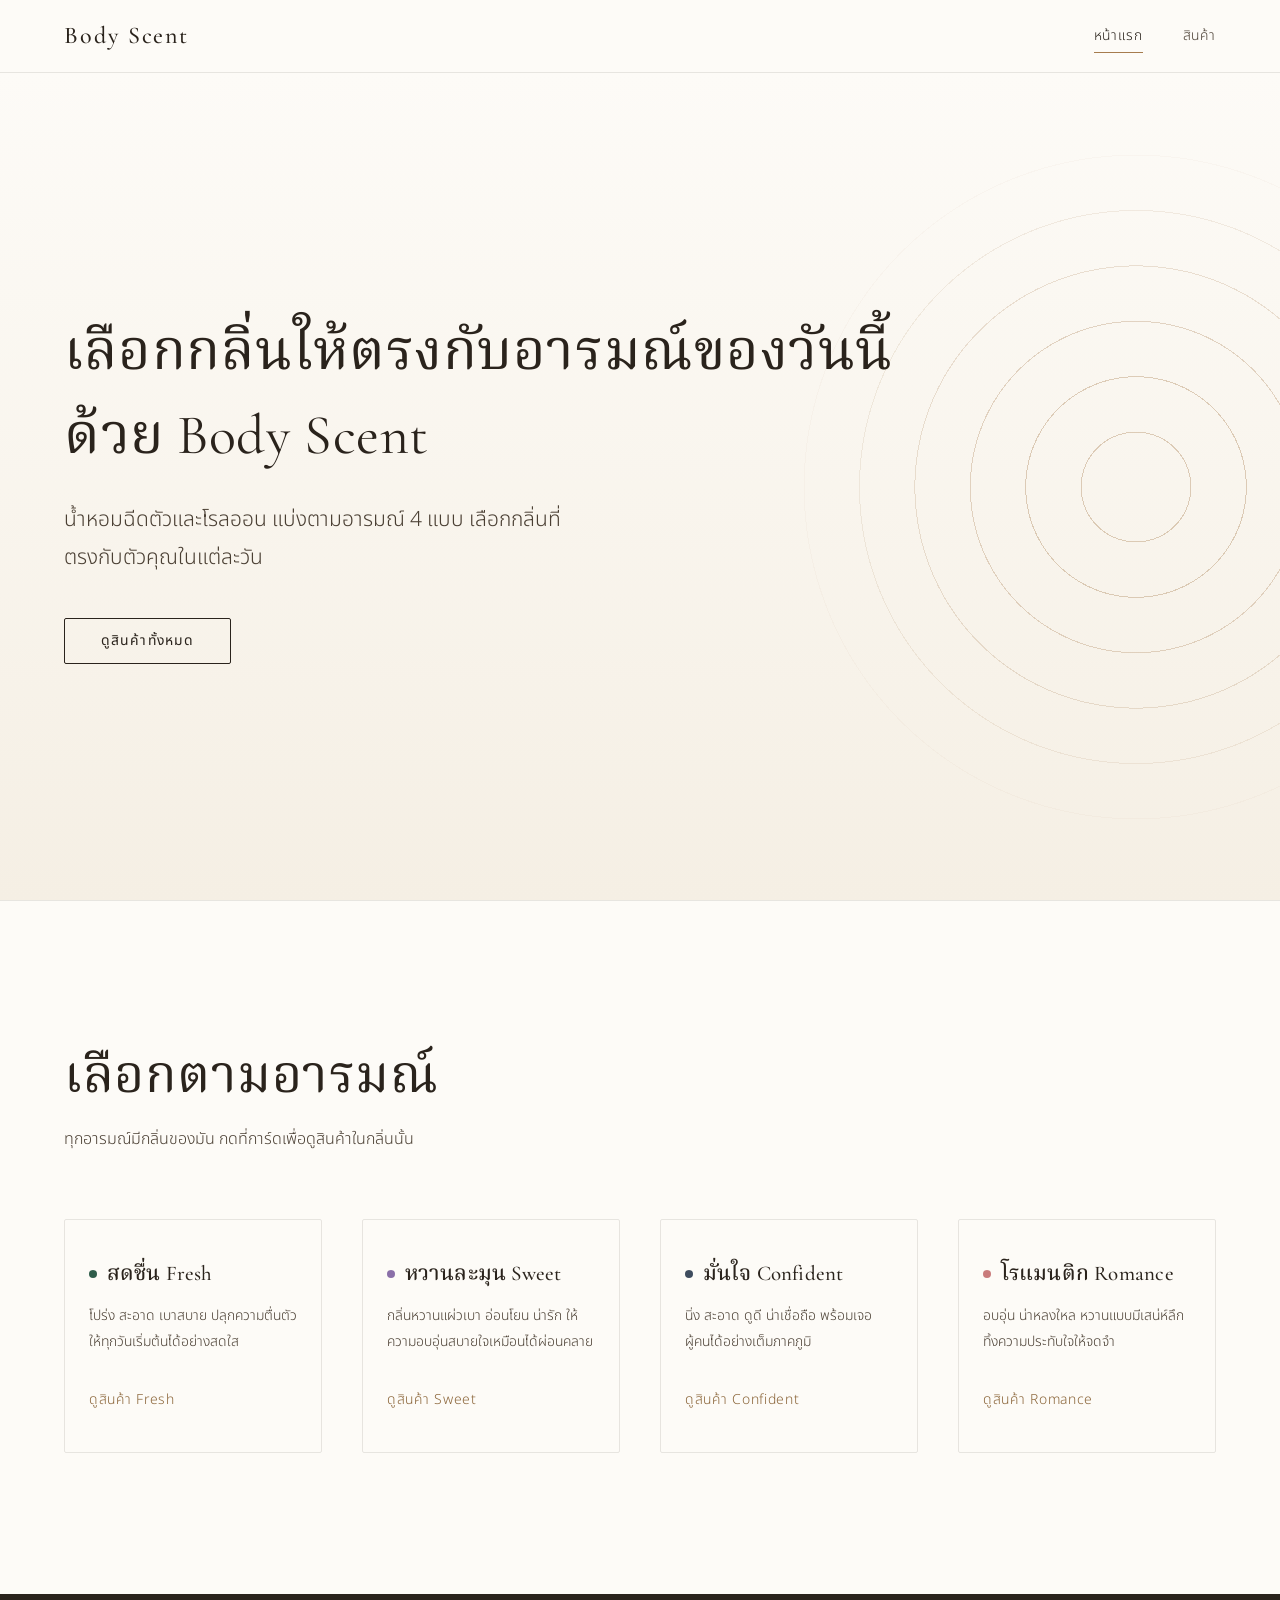
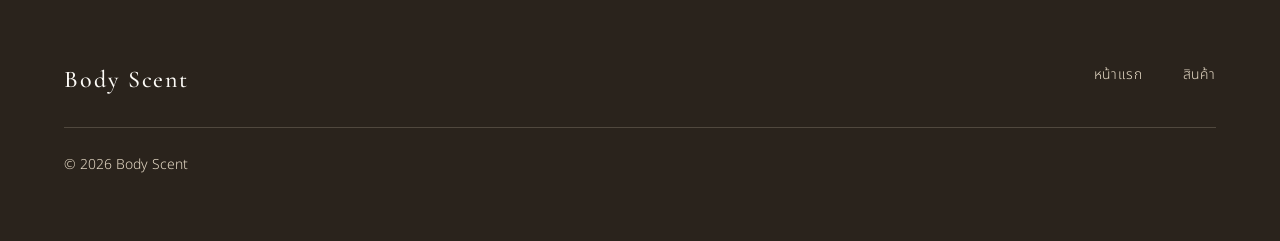
<file: index.html>
<!DOCTYPE html>
<html lang="th">
<head>
  <meta charset="UTF-8">
  <meta name="viewport" content="width=device-width, initial-scale=1">
  <title>Body Scent | เลือกกลิ่นให้ตรงกับอารมณ์ของวันนี้</title>
  <meta name="description" content="Body Scent น้ำหอมฉีดตัวและโรลออน แบ่งตามอารมณ์ 4 แบบ สดชื่น หวานละมุน มั่นใจ และโรแมนติก">

  <link rel="preconnect" href="https://fonts.googleapis.com">
  <link rel="preconnect" href="https://fonts.gstatic.com" crossorigin>
  <link href="https://fonts.googleapis.com/css2?family=Cormorant+Garamond:wght@400;500;600&family=Noto+Serif+Thai:wght@300;400;500&family=Noto+Sans+Thai:wght@300;400;500&display=swap" rel="stylesheet">
  <link rel="stylesheet" href="style.css">

  <style>
    /* Page-specific additions for index.html (can be moved into style.css) */
    :root { --header-h: 4.5rem; }
    @media (max-width: 40rem) { :root { --header-h: 6rem; } }

    .hero {
      position: relative;
      display: flex;
      align-items: center;
      overflow: hidden;
      min-height: calc(100vh - var(--header-h));
      min-height: calc(100svh - var(--header-h));
    }
    .hero__inner { position: relative; z-index: 1; max-width: 54rem; }
    .hero h1 {
      font-size: clamp(2rem, 1rem + 4vw, 3.5rem);
      line-height: 1.5;
      margin-bottom: var(--space-3);
    }
    .hero p { max-width: 32rem; }

    /* Concentric hairlines fading outward, like scent spreading in air */
    .hero__rings {
      position: absolute;
      top: 50%;
      right: -14rem;
      width: 46rem;
      height: 46rem;
      transform: translateY(-50%);
      pointer-events: none;
      background: repeating-radial-gradient(
        circle at center,
        transparent 0,
        transparent 3.4rem,
        rgba(166, 124, 78, 0.35) 3.4rem,
        rgba(166, 124, 78, 0.35) calc(3.4rem + 1px)
      );
      -webkit-mask-image: radial-gradient(circle, #000 25%, transparent 68%);
              mask-image: radial-gradient(circle, #000 25%, transparent 68%);
    }
    @media (max-width: 40rem) {
      .hero__rings { right: -22rem; opacity: 0.7; }
    }

    a.mood-card {
      display: flex;
      flex-direction: column;
      gap: var(--space-2);
      color: inherit;
      text-decoration: none;
    }
    a.mood-card:hover { color: inherit; }
    .mood-card__cta {
      margin-top: auto;
      padding-top: var(--space-2);
      font-size: var(--step--1);
      letter-spacing: 0.05em;
      color: var(--bronze-deep);
    }
    a.mood-card:hover .mood-card__cta { color: var(--ink); }
  </style>
</head>
<body>

  <header class="site-header">
    <div class="container site-header__inner">
      <a class="brand" href="index.html">Body Scent</a>
      <nav class="nav" aria-label="เมนูหลัก">
        <a href="index.html" aria-current="page">หน้าแรก</a>
        <a href="product.html">สินค้า</a>
      </nav>
    </div>
  </header>

  <main>
    <section class="hero">
      <div class="hero__rings" aria-hidden="true"></div>
      <div class="container">
        <div class="hero__inner">
          <h1>เลือกกลิ่นให้ตรงกับอารมณ์ของวันนี้ ด้วย Body Scent</h1>
          <p>น้ำหอมฉีดตัวและโรลออน แบ่งตามอารมณ์ 4 แบบ เลือกกลิ่นที่ตรงกับตัวคุณในแต่ละวัน</p>
          <a class="btn" href="product.html">ดูสินค้าทั้งหมด</a>
        </div>
      </div>
    </section>

    <section class="section" id="moods">
      <div class="container">
        <div class="section__head">
          <h2>เลือกตามอารมณ์</h2>
          <p>ทุกอารมณ์มีกลิ่นของมัน กดที่การ์ดเพื่อดูสินค้าในกลิ่นนั้น</p>
        </div>

        <div class="grid grid--4">
          <a class="mood-card mood-fresh" href="product.html?mood=fresh">
            <h3><span class="mood-dot" aria-hidden="true"></span>สดชื่น Fresh</h3>
            <p>โปร่ง สะอาด เบาสบาย ปลุกความตื่นตัวให้ทุกวันเริ่มต้นได้อย่างสดใส</p>
            <span class="mood-card__cta">ดูสินค้า Fresh</span>
          </a>

          <a class="mood-card mood-sweet" href="product.html?mood=sweet">
            <h3><span class="mood-dot" aria-hidden="true"></span>หวานละมุน Sweet</h3>
            <p>กลิ่นหวานแผ่วเบา อ่อนโยน น่ารัก ให้ความอบอุ่นสบายใจเหมือนได้ผ่อนคลาย</p>
            <span class="mood-card__cta">ดูสินค้า Sweet</span>
          </a>

          <a class="mood-card mood-confident" href="product.html?mood=confident">
            <h3><span class="mood-dot" aria-hidden="true"></span>มั่นใจ Confident</h3>
            <p>นิ่ง สะอาด ดูดี น่าเชื่อถือ พร้อมเจอผู้คนได้อย่างเต็มภาคภูมิ</p>
            <span class="mood-card__cta">ดูสินค้า Confident</span>
          </a>

          <a class="mood-card mood-romance" href="product.html?mood=romance">
            <h3><span class="mood-dot" aria-hidden="true"></span>โรแมนติก Romance</h3>
            <p>อบอุ่น น่าหลงใหล หวานแบบมีเสน่ห์ลึก ทิ้งความประทับใจให้จดจำ</p>
            <span class="mood-card__cta">ดูสินค้า Romance</span>
          </a>
        </div>
      </div>
    </section>
  </main>

  <footer class="site-footer">
    <div class="container">
      <div class="site-footer__inner">
        <a class="brand" href="index.html">Body Scent</a>
        <nav class="nav" aria-label="เมนูท้ายเว็บ">
          <a href="index.html">หน้าแรก</a>
          <a href="product.html">สินค้า</a>
        </nav>
      </div>
      <hr>
      <p class="mb-0">© 2026 Body Scent</p>
    </div>
  </footer>

  <script src="script.js"></script>
</body>
</html>
</file>
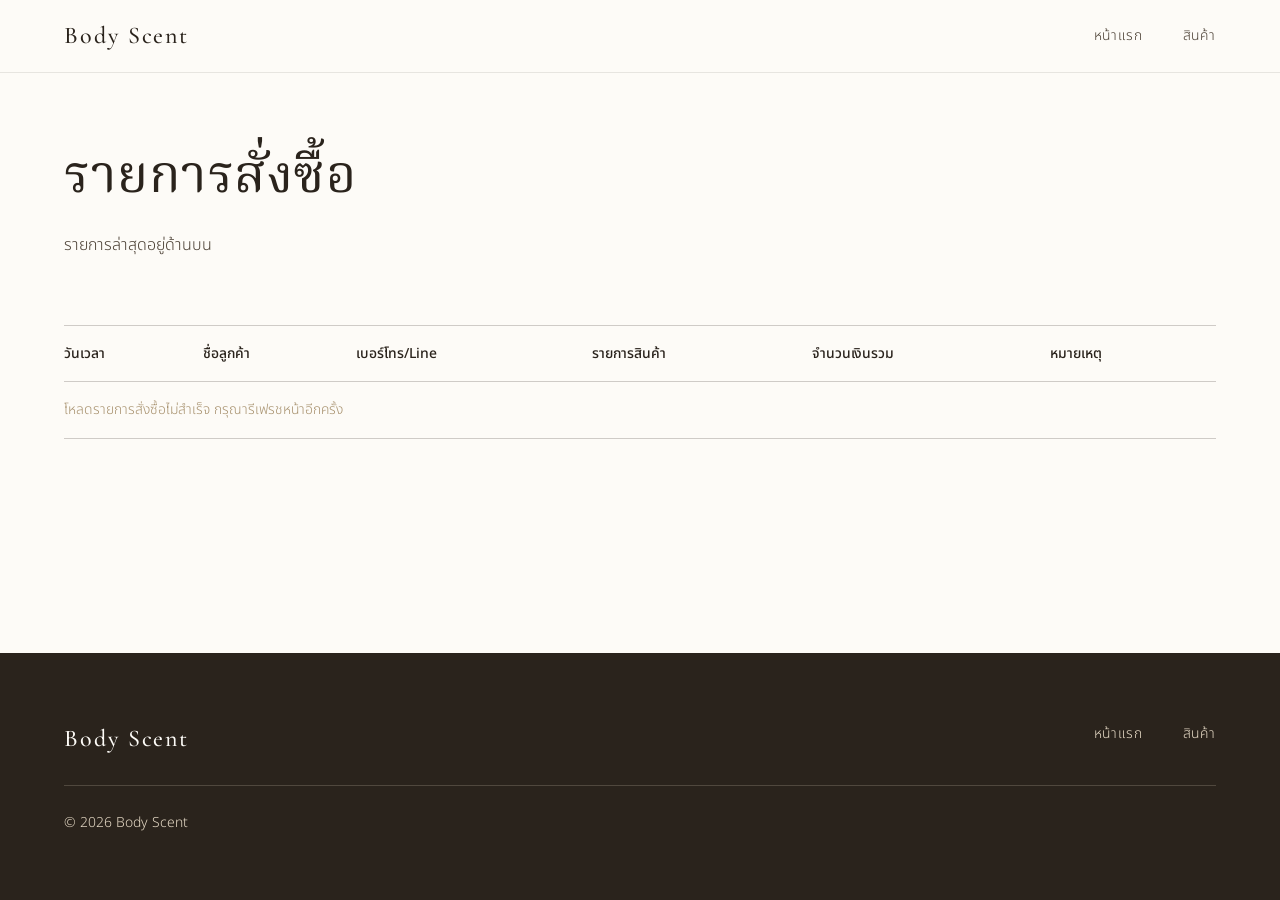
<file: admin.html>
<!DOCTYPE html>
<html lang="th">
<head>
  <meta charset="UTF-8">
  <meta name="viewport" content="width=device-width, initial-scale=1">
  <title>รายการสั่งซื้อ | Body Scent</title>
  <meta name="robots" content="noindex, nofollow">

  <link rel="preconnect" href="https://fonts.googleapis.com">
  <link rel="preconnect" href="https://fonts.gstatic.com" crossorigin>
  <link href="https://fonts.googleapis.com/css2?family=Cormorant+Garamond:wght@400;500;600&family=Noto+Serif+Thai:wght@300;400;500&family=Noto+Sans+Thai:wght@300;400;500&display=swap" rel="stylesheet">
  <link rel="stylesheet" href="style.css">

  <style>
    /* Page-specific additions for admin.html (can be moved into style.css) */
    body { display: flex; flex-direction: column; min-height: 100vh; }
    main { flex: 1; }
    .page-title { font-size: var(--step-3); line-height: 1.5; }

    /* Wide table scrolls inside its own container, never the page body */
    .table-wrap {
      overflow-x: auto;
      border-top: 1px solid var(--line);
      border-bottom: 1px solid var(--line);
    }
    #ordersTable {
      width: 100%;
      min-width: 52rem;
      border-collapse: collapse;
      font-size: var(--step--1);
      line-height: 1.7;
    }
    #ordersTable th,
    #ordersTable td {
      padding: 1rem 1rem 1rem 0;
      text-align: left;
      vertical-align: top;
    }
    #ordersTable thead th {
      font-weight: 500;
      color: var(--ink);
      white-space: nowrap;
      border-bottom: 1px solid var(--line);
    }
    #ordersTable tbody td {
      border-bottom: 1px solid var(--line-soft);
    }
    #ordersTable tbody tr:last-child td { border-bottom: 0; }
    #ordersTable tbody td:first-child { white-space: nowrap; }
    #ordersTable tbody td:nth-child(5) {
      white-space: nowrap;
      font-weight: 400;
      color: var(--ink);
    }
  </style>
</head>
<body>

  <header class="site-header">
    <div class="container site-header__inner">
      <a class="brand" href="index.html">Body Scent</a>
      <nav class="nav" aria-label="เมนูหลัก">
        <a href="index.html">หน้าแรก</a>
        <a href="product.html">สินค้า</a>
      </nav>
    </div>
  </header>

  <main>
    <section class="section section--tight">
      <div class="container">
        <div class="section__head">
          <h1 class="page-title">รายการสั่งซื้อ</h1>
          <p>รายการล่าสุดอยู่ด้านบน</p>
        </div>

        <div class="table-wrap">
          <table id="ordersTable">
            <caption class="sr-only">รายการสั่งซื้อทั้งหมด</caption>
            <thead>
              <tr>
                <th scope="col">วันเวลา</th>
                <th scope="col">ชื่อลูกค้า</th>
                <th scope="col">เบอร์โทร/Line</th>
                <th scope="col">รายการสินค้า</th>
                <th scope="col">จำนวนเงินรวม</th>
                <th scope="col">หมายเหตุ</th>
              </tr>
            </thead>
            <tbody></tbody>
          </table>
        </div>
      </div>
    </section>
  </main>

  <footer class="site-footer">
    <div class="container">
      <div class="site-footer__inner">
        <a class="brand" href="index.html">Body Scent</a>
        <nav class="nav" aria-label="เมนูท้ายเว็บ">
          <a href="index.html">หน้าแรก</a>
          <a href="product.html">สินค้า</a>
        </nav>
      </div>
      <hr>
      <p class="mb-0">© 2026 Body Scent</p>
    </div>
  </footer>

  <script src="script.js"></script>
</body>
</html>
</file>
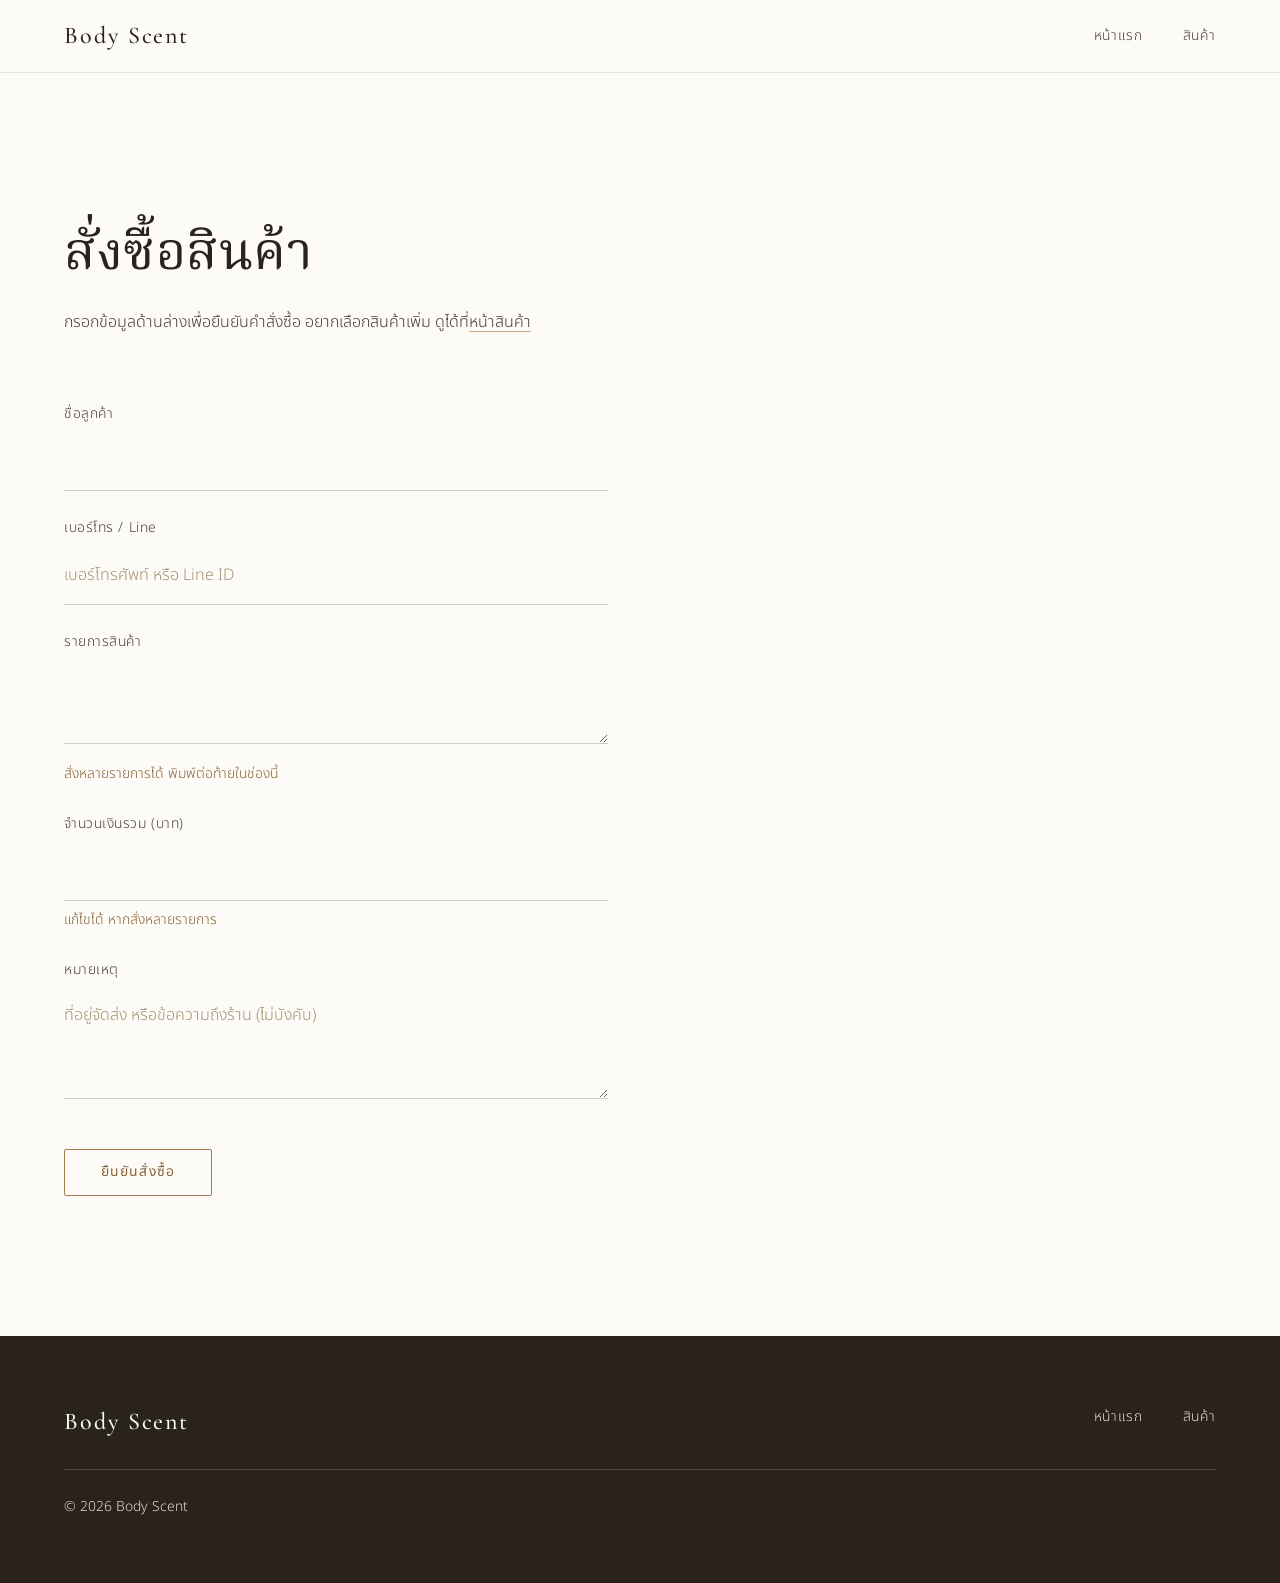
<file: order.html>
<!DOCTYPE html>
<html lang="th">
<head>
  <meta charset="UTF-8">
  <meta name="viewport" content="width=device-width, initial-scale=1">
  <title>สั่งซื้อสินค้า | Body Scent</title>
  <meta name="description" content="กรอกข้อมูลเพื่อสั่งซื้อสินค้าจาก Body Scent">

  <link rel="preconnect" href="https://fonts.googleapis.com">
  <link rel="preconnect" href="https://fonts.gstatic.com" crossorigin>
  <link href="https://fonts.googleapis.com/css2?family=Cormorant+Garamond:wght@400;500;600&family=Noto+Serif+Thai:wght@300;400;500&family=Noto+Sans+Thai:wght@300;400;500&display=swap" rel="stylesheet">
  <link rel="stylesheet" href="style.css">

  <style>
    /* Page-specific additions for order.html (can be moved into style.css) */
    body { display: flex; flex-direction: column; min-height: 100vh; }
    main { flex: 1; }
    .page-title { font-size: var(--step-3); line-height: 1.5; }

    .order-form { max-width: 34rem; }
    .order-form textarea { resize: vertical; line-height: 1.7; }
    .field__hint {
      display: block;
      margin-top: 0.4rem;
      font-size: var(--step--1);
      color: var(--bronze-deep);
    }
    .order-form .btn { margin-top: var(--space-2); }

    .btn:disabled,
    .btn:disabled:hover {
      opacity: 0.45;
      cursor: not-allowed;
      background: transparent;
      color: var(--bronze-deep);
      border-color: var(--bronze);
    }
  </style>
</head>
<body>

  <header class="site-header">
    <div class="container site-header__inner">
      <a class="brand" href="index.html">Body Scent</a>
      <nav class="nav" aria-label="เมนูหลัก">
        <a href="index.html">หน้าแรก</a>
        <a href="product.html">สินค้า</a>
      </nav>
    </div>
  </header>

  <main>
    <section class="section">
      <div class="container">
        <div class="section__head">
          <h1 class="page-title">สั่งซื้อสินค้า</h1>
          <p>กรอกข้อมูลด้านล่างเพื่อยืนยันคำสั่งซื้อ อยากเลือกสินค้าเพิ่ม ดูได้ที่<a href="product.html">หน้าสินค้า</a></p>
        </div>

        <form id="orderForm" class="order-form">
          <div class="field">
            <label for="customerName">ชื่อลูกค้า</label>
            <input type="text" id="customerName" name="customerName" autocomplete="name" required>
          </div>

          <div class="field">
            <label for="contact">เบอร์โทร / Line</label>
            <input type="text" id="contact" name="contact" placeholder="เบอร์โทรศัพท์ หรือ Line ID" required>
          </div>

          <div class="field">
            <label for="items">รายการสินค้า</label>
            <textarea id="items" name="items" rows="2" required></textarea>
            <span class="field__hint">สั่งหลายรายการได้ พิมพ์ต่อท้ายในช่องนี้</span>
          </div>

          <div class="field">
            <label for="total">จำนวนเงินรวม (บาท)</label>
            <input type="text" id="total" name="total" inputmode="decimal" required>
            <span class="field__hint">แก้ไขได้ หากสั่งหลายรายการ</span>
          </div>

          <div class="field">
            <label for="note">หมายเหตุ</label>
            <textarea id="note" name="note" rows="3" placeholder="ที่อยู่จัดส่ง หรือข้อความถึงร้าน (ไม่บังคับ)"></textarea>
          </div>

          <button type="submit" class="btn btn--bronze">ยืนยันสั่งซื้อ</button>
        </form>
      </div>
    </section>
  </main>

  <footer class="site-footer">
    <div class="container">
      <div class="site-footer__inner">
        <a class="brand" href="index.html">Body Scent</a>
        <nav class="nav" aria-label="เมนูท้ายเว็บ">
          <a href="index.html">หน้าแรก</a>
          <a href="product.html">สินค้า</a>
        </nav>
      </div>
      <hr>
      <p class="mb-0">© 2026 Body Scent</p>
    </div>
  </footer>

  <script src="script.js"></script>
</body>
</html>
</file>
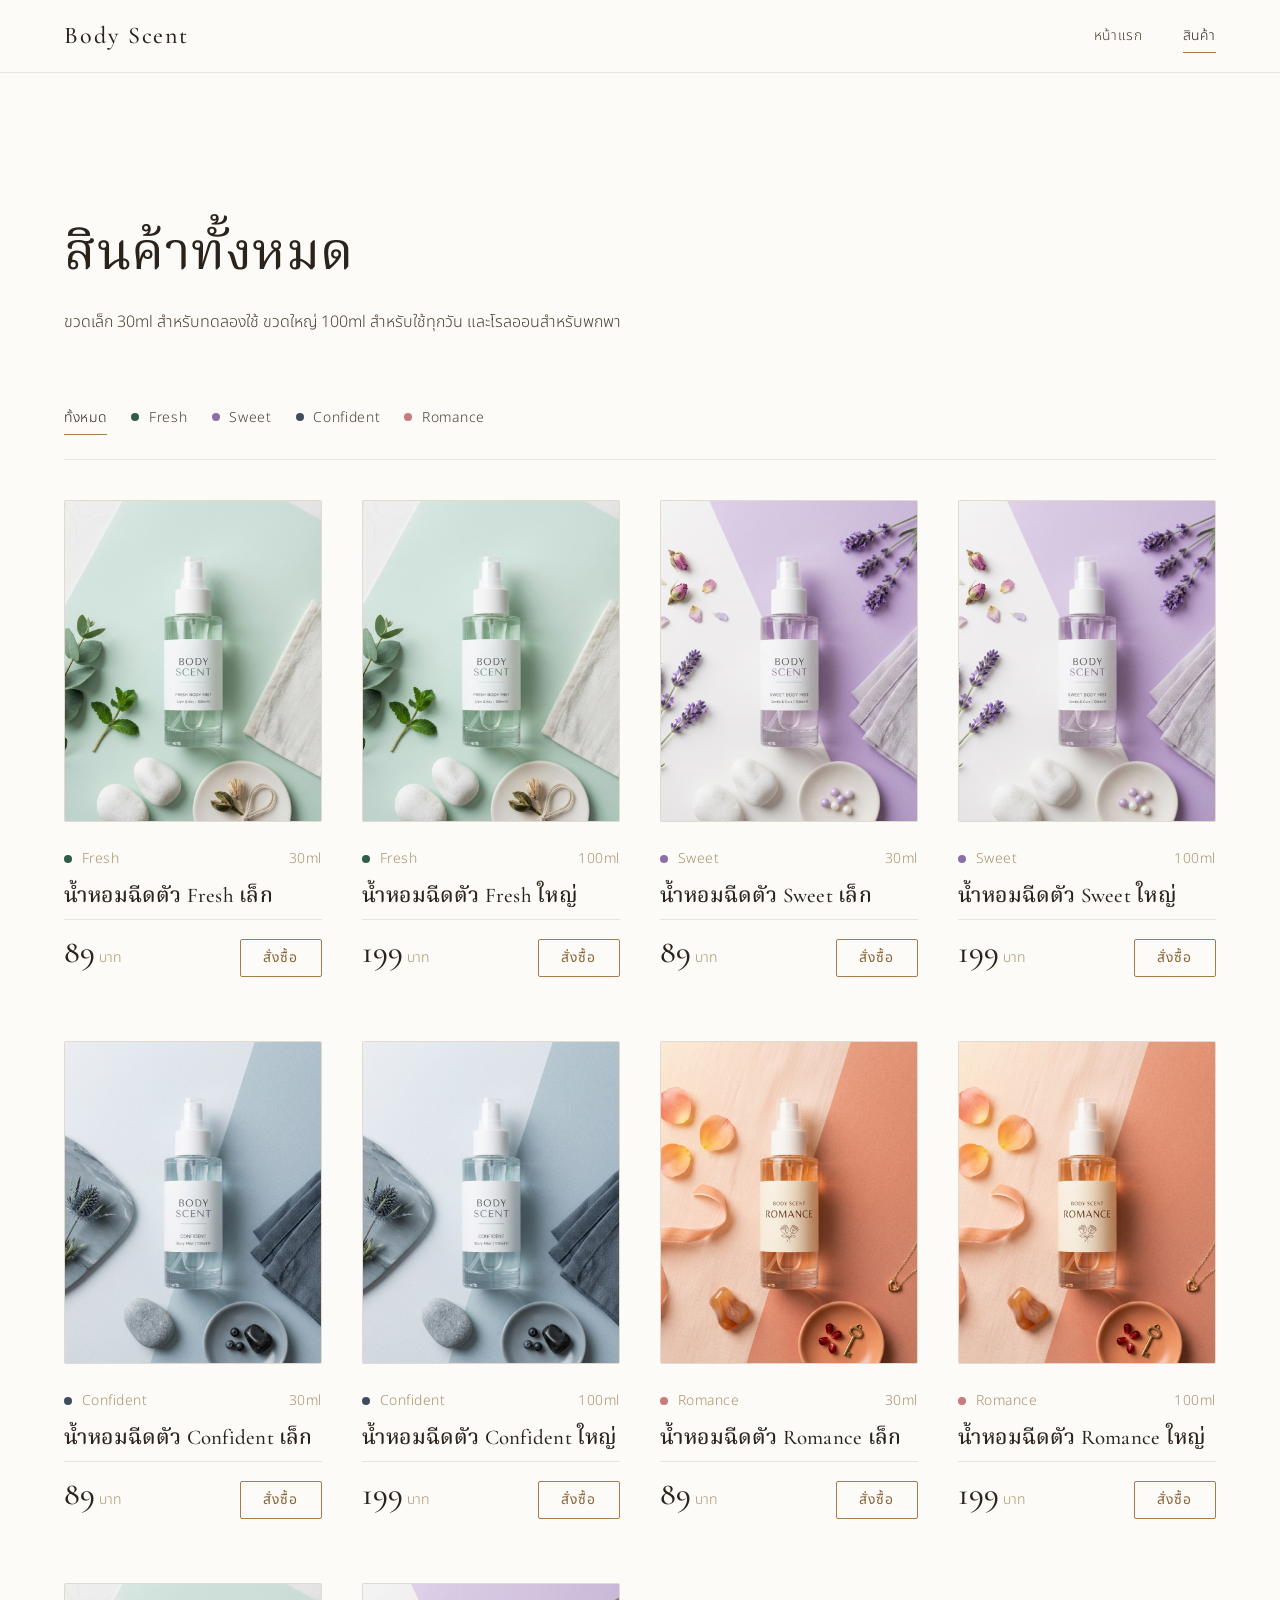
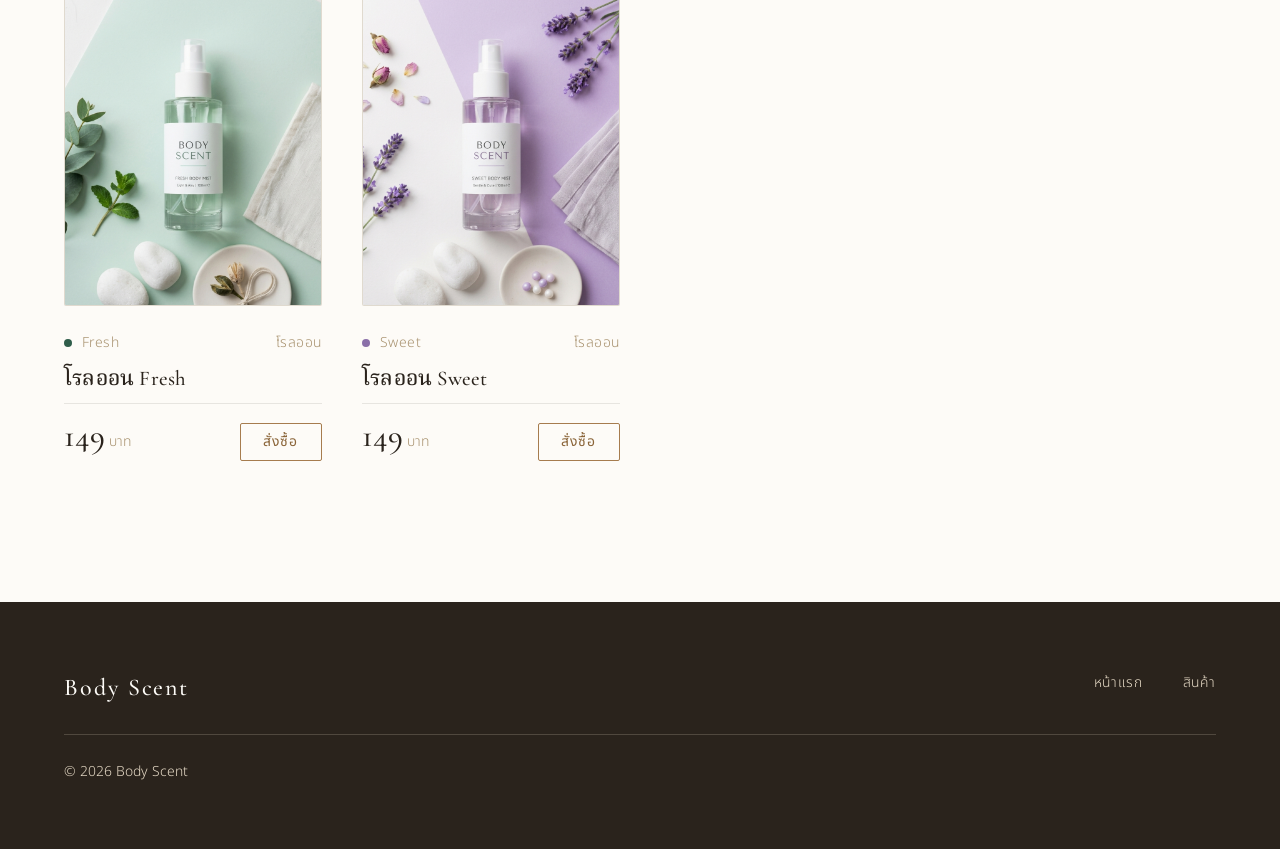
<file: product.html>
<!DOCTYPE html>
<html lang="th">
<head>
  <meta charset="UTF-8">
  <meta name="viewport" content="width=device-width, initial-scale=1">
  <title>สินค้าทั้งหมด | Body Scent</title>
  <meta name="description" content="น้ำหอมฉีดตัว 30ml และ 100ml และโรลออน จาก Body Scent เลือกกรองตามอารมณ์ได้">

  <link rel="preconnect" href="https://fonts.googleapis.com">
  <link rel="preconnect" href="https://fonts.gstatic.com" crossorigin>
  <link href="https://fonts.googleapis.com/css2?family=Cormorant+Garamond:wght@400;500;600&family=Noto+Serif+Thai:wght@300;400;500&family=Noto+Sans+Thai:wght@300;400;500&display=swap" rel="stylesheet">
  <link rel="stylesheet" href="style.css">

  <style>
    /* Page-specific additions for product.html (can be moved into style.css) */
    body { display: flex; flex-direction: column; min-height: 100vh; }
    main { flex: 1; }
    .page-title {
      font-size: var(--step-3);
      line-height: 1.5;
    }
  </style>
</head>
<body>

  <header class="site-header">
    <div class="container site-header__inner">
      <a class="brand" href="index.html">Body Scent</a>
      <nav class="nav" aria-label="เมนูหลัก">
        <a href="index.html">หน้าแรก</a>
        <a href="product.html" aria-current="page">สินค้า</a>
      </nav>
    </div>
  </header>

  <main>
    <section class="section">
      <div class="container">
        <div class="section__head">
          <h1 class="page-title">สินค้าทั้งหมด</h1>
          <p>ขวดเล็ก 30ml สำหรับทดลองใช้ ขวดใหญ่ 100ml สำหรับใช้ทุกวัน และโรลออนสำหรับพกพา</p>
        </div>

        <div id="filter-bar" class="filters" role="group" aria-label="กรองสินค้าตามอารมณ์"></div>

        <div id="product-list" class="product-grid" aria-live="polite"></div>
      </div>
    </section>
  </main>

  <footer class="site-footer">
    <div class="container">
      <div class="site-footer__inner">
        <a class="brand" href="index.html">Body Scent</a>
        <nav class="nav" aria-label="เมนูท้ายเว็บ">
          <a href="index.html">หน้าแรก</a>
          <a href="product.html">สินค้า</a>
        </nav>
      </div>
      <hr>
      <p class="mb-0">© 2026 Body Scent</p>
    </div>
  </footer>

  <script src="script.js"></script>
</body>
</html>
</file>
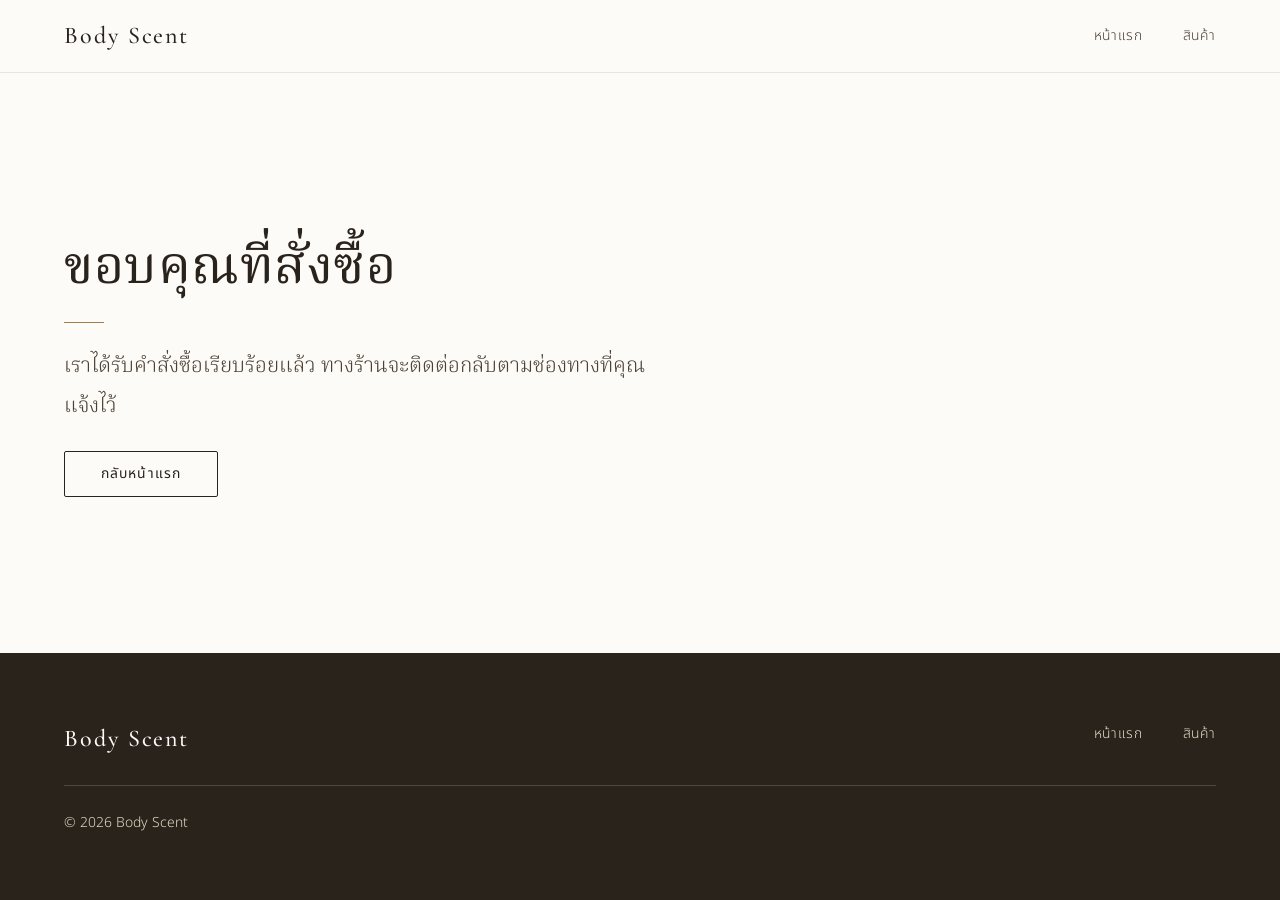
<file: thankyou.html>
<!DOCTYPE html>
<html lang="th">
<head>
  <meta charset="UTF-8">
  <meta name="viewport" content="width=device-width, initial-scale=1">
  <title>ขอบคุณที่สั่งซื้อ | Body Scent</title>
  <meta name="robots" content="noindex">

  <link rel="preconnect" href="https://fonts.googleapis.com">
  <link rel="preconnect" href="https://fonts.gstatic.com" crossorigin>
  <link href="https://fonts.googleapis.com/css2?family=Cormorant+Garamond:wght@400;500;600&family=Noto+Serif+Thai:wght@300;400;500&family=Noto+Sans+Thai:wght@300;400;500&display=swap" rel="stylesheet">
  <link rel="stylesheet" href="style.css">

  <style>
    /* Page-specific additions for thankyou.html (can be moved into style.css) */
    body { display: flex; flex-direction: column; min-height: 100vh; }
    main { flex: 1; display: flex; align-items: center; }
    main > .section { width: 100%; }
    .page-title { font-size: var(--step-3); line-height: 1.5; }
    .thanks__rule {
      display: block;
      width: 2.5rem;
      height: 1px;
      margin-block: var(--space-2) var(--space-3);
      background: var(--bronze);
      border: 0;
    }
  </style>
</head>
<body>

  <header class="site-header">
    <div class="container site-header__inner">
      <a class="brand" href="index.html">Body Scent</a>
      <nav class="nav" aria-label="เมนูหลัก">
        <a href="index.html">หน้าแรก</a>
        <a href="product.html">สินค้า</a>
      </nav>
    </div>
  </header>

  <main>
    <section class="section">
      <div class="container">
        <div class="section__head mb-0">
          <h1 class="page-title">ขอบคุณที่สั่งซื้อ</h1>
          <span class="thanks__rule" aria-hidden="true"></span>
          <p class="lead">เราได้รับคำสั่งซื้อเรียบร้อยแล้ว ทางร้านจะติดต่อกลับตามช่องทางที่คุณแจ้งไว้</p>
          <a class="btn" href="index.html">กลับหน้าแรก</a>
        </div>
      </div>
    </section>
  </main>

  <footer class="site-footer">
    <div class="container">
      <div class="site-footer__inner">
        <a class="brand" href="index.html">Body Scent</a>
        <nav class="nav" aria-label="เมนูท้ายเว็บ">
          <a href="index.html">หน้าแรก</a>
          <a href="product.html">สินค้า</a>
        </nav>
      </div>
      <hr>
      <p class="mb-0">© 2026 Body Scent</p>
    </div>
  </footer>

  <script src="script.js"></script>
</body>
</html>
</file>
<file: style.css>
/* ==========================================================================
   Body Scent — style.css
   Premium, quiet, minimal. Ivory + cream + deep beige, bronze accent.
   Mood colors appear only as small touches (dot, thin underline, icon).

   Fonts (add this to <head> of every HTML file):
   <link rel="preconnect" href="https://fonts.googleapis.com">
   <link rel="preconnect" href="https://fonts.gstatic.com" crossorigin>
   <link href="https://fonts.googleapis.com/css2?family=Cormorant+Garamond:wght@400;500;600&family=Noto+Serif+Thai:wght@300;400;500&family=Noto+Sans+Thai:wght@300;400;500&display=swap" rel="stylesheet">
   ========================================================================== */

/* ---------- 1. Design tokens ---------- */
:root {
  /* Base palette */
  --ivory:      #FDFBF7;   /* page background */
  --cream:      #F5EFE4;   /* alternate sections */
  --sand:       #E6DAC6;   /* soft dividers, hover fills */
  --beige-deep: #A8926F;   /* muted secondary text, borders on dark */
  --umber:      #4A3F33;   /* body text */
  --ink:        #2A231C;   /* headings, buttons, hairlines */

  /* Accent: soft bronze / gold */
  --bronze:      #A67C4E;
  --bronze-soft: #C9A97C;
  --bronze-deep: #8A6438;

  /* Mood touches (small use only) */
  --mood-fresh:     #2F5D4A;  /* deep green */
  --mood-sweet:     #8A6FA8;  /* mid purple */
  --mood-confident: #3E4C5E;  /* deep blue-grey */
  --mood-romance:   #C97B7B;  /* soft red */

  /* Lines */
  --line:        rgba(42, 35, 28, 0.22);
  --line-soft:   rgba(42, 35, 28, 0.10);

  /* Type */
  --font-display: "Cormorant Garamond", "Noto Serif Thai", Georgia, serif;
  --font-serif-th: "Noto Serif Thai", "Cormorant Garamond", Georgia, serif;
  --font-body: "Noto Sans Thai", "Helvetica Neue", Arial, sans-serif;

  /* Type scale (fluid) */
  --step--1: clamp(0.8125rem, 0.79rem + 0.1vw, 0.875rem);
  --step-0:  clamp(0.9375rem, 0.91rem + 0.15vw, 1rem);
  --step-1:  clamp(1.125rem, 1.07rem + 0.3vw, 1.3125rem);
  --step-2:  clamp(1.5rem, 1.3rem + 1vw, 2rem);
  --step-3:  clamp(2rem, 1.5rem + 2.2vw, 3.25rem);
  --step-4:  clamp(2.5rem, 1.6rem + 4vw, 5rem);

  /* Spacing */
  --space-1: 0.5rem;
  --space-2: 1rem;
  --space-3: 1.5rem;
  --space-4: 2.5rem;
  --space-5: 4rem;
  --space-6: 6rem;
  --space-7: clamp(5rem, 4rem + 6vw, 9rem);

  --container: 72rem;
  --gutter: clamp(1.25rem, 0.5rem + 3vw, 3rem);
  --radius: 2px;
  --ease: cubic-bezier(0.22, 0.61, 0.36, 1);
}

/* ---------- 2. Reset / base ---------- */
*, *::before, *::after { box-sizing: border-box; }

html {
  -webkit-text-size-adjust: 100%;
  scroll-behavior: smooth;
}

body {
  margin: 0;
  background: var(--ivory);
  color: var(--umber);
  font-family: var(--font-body);
  font-size: var(--step-0);
  font-weight: 300;
  line-height: 1.85;
  -webkit-font-smoothing: antialiased;
  text-rendering: optimizeLegibility;
}

img, svg { display: block; max-width: 100%; height: auto; }

h1, h2, h3, h4 {
  margin: 0 0 var(--space-2);
  color: var(--ink);
  font-family: var(--font-display);
  font-weight: 500;
  line-height: 1.3;
  letter-spacing: 0.01em;
}
h1 { font-size: var(--step-4); line-height: 1.2; font-weight: 400; }
h2 { font-size: var(--step-3); font-weight: 400; }
h3 { font-size: var(--step-2); }
h4 { font-size: var(--step-1); }

/* Thai headings read better in the Thai serif */
:lang(th) h1, :lang(th) h2, :lang(th) h3, :lang(th) h4 {
  font-family: var(--font-display);
}

p { margin: 0 0 var(--space-3); max-width: 38rem; }

a {
  color: inherit;
  text-decoration-color: var(--bronze-soft);
  text-underline-offset: 0.25em;
  transition: color 0.3s var(--ease), text-decoration-color 0.3s var(--ease);
}
a:hover { color: var(--bronze-deep); text-decoration-color: var(--bronze); }

::selection { background: var(--sand); color: var(--ink); }

:focus-visible {
  outline: 1px solid var(--bronze);
  outline-offset: 4px;
}

/* ---------- 3. Layout ---------- */
.container {
  width: 100%;
  max-width: calc(var(--container) + var(--gutter) * 2);
  margin-inline: auto;
  padding-inline: var(--gutter);
}

.section { padding-block: var(--space-7); }
.section--cream { background: var(--cream); }
.section--tight { padding-block: var(--space-5); }

.section__head {
  max-width: 40rem;
  margin-bottom: var(--space-5);
}
.section__head--center {
  margin-inline: auto;
  text-align: center;
}
.section__head--center p { margin-inline: auto; }

.lead {
  font-family: var(--font-serif-th);
  font-size: var(--step-1);
  font-weight: 300;
  line-height: 1.9;
  color: var(--umber);
}

.muted { color: var(--beige-deep); }

.hairline {
  height: 0;
  border: 0;
  border-top: 1px solid var(--line);
  margin-block: var(--space-5);
}

.grid { display: grid; gap: var(--space-4); }
.grid--2 { grid-template-columns: repeat(2, 1fr); }
.grid--4 { grid-template-columns: repeat(4, 1fr); }

/* ---------- 4. Header / nav ---------- */
.site-header {
  position: sticky;
  top: 0;
  z-index: 50;
  background: rgba(253, 251, 247, 0.92);
  backdrop-filter: blur(8px);
  -webkit-backdrop-filter: blur(8px);
  border-bottom: 1px solid var(--line-soft);
}
.site-header__inner {
  display: flex;
  align-items: center;
  justify-content: space-between;
  gap: var(--space-3);
  min-height: 4.5rem;
}
.brand {
  font-family: var(--font-display);
  font-size: 1.5rem;
  font-weight: 500;
  letter-spacing: 0.08em;
  color: var(--ink);
  text-decoration: none;
}
.nav { display: flex; gap: var(--space-4); }
.nav a {
  font-size: var(--step--1);
  letter-spacing: 0.06em;
  text-decoration: none;
  color: var(--umber);
  padding-block: 0.25rem;
  border-bottom: 1px solid transparent;
}
.nav a:hover,
.nav a[aria-current="page"] {
  color: var(--ink);
  border-bottom-color: var(--bronze);
}

/* ---------- 5. Buttons (thin outline, no loud fills) ---------- */
.btn {
  display: inline-block;
  padding: 0.95rem 2.25rem;
  font-family: var(--font-body);
  font-size: var(--step--1);
  font-weight: 400;
  letter-spacing: 0.08em;
  line-height: 1;
  color: var(--ink);
  background: transparent;
  border: 1px solid var(--ink);
  border-radius: var(--radius);
  text-decoration: none;
  cursor: pointer;
  transition: background 0.35s var(--ease), color 0.35s var(--ease), border-color 0.35s var(--ease);
}
.btn:hover {
  background: var(--ink);
  color: var(--ivory);
}
.btn--bronze {
  border-color: var(--bronze);
  color: var(--bronze-deep);
}
.btn--bronze:hover {
  background: var(--bronze);
  border-color: var(--bronze);
  color: var(--ivory);
}
.btn--sm { padding: 0.7rem 1.4rem; }
.btn--block { display: block; width: 100%; text-align: center; }

/* ---------- 6. Hero ---------- */
.hero {
  padding-block: var(--space-7);
  background:
    linear-gradient(180deg, var(--ivory) 0%, var(--cream) 100%);
  border-bottom: 1px solid var(--line-soft);
}
.hero__inner { max-width: 48rem; }
.hero h1 { margin-bottom: var(--space-3); }
.hero p { font-size: var(--step-1); color: var(--umber); margin-bottom: var(--space-4); }

/* ---------- 7. Mood system ----------
   Add a mood class to any element (.mood-fresh, .mood-sweet, ...)
   to set --mood. Then use .mood-dot / .mood-rule for the small touch. */
.mood-fresh     { --mood: var(--mood-fresh); }
.mood-sweet     { --mood: var(--mood-sweet); }
.mood-confident { --mood: var(--mood-confident); }
.mood-romance   { --mood: var(--mood-romance); }

.mood-dot {
  display: inline-block;
  width: 0.5rem;
  height: 0.5rem;
  border-radius: 50%;
  background: var(--mood, var(--bronze));
  vertical-align: middle;
  margin-right: 0.6rem;
  flex: none;
}

/* short thin line beneath a heading, in the mood color */
.mood-rule {
  display: block;
  width: 2.5rem;
  height: 1px;
  margin-block: var(--space-2) var(--space-3);
  background: var(--mood, var(--bronze));
  border: 0;
}

/* Mood cards: plain surface, thin border, color only as a small touch */
.mood-card {
  padding: var(--space-4) var(--space-3);
  background: transparent;
  border: 1px solid var(--line-soft);
  border-radius: var(--radius);
  transition: border-color 0.35s var(--ease);
}
.mood-card:hover { border-color: var(--mood, var(--bronze)); }
.mood-card h3 {
  display: flex;
  align-items: center;
  font-size: var(--step-1);
  margin-bottom: 0;
}
.mood-card p { font-size: var(--step--1); margin-bottom: 0; }

/* ---------- 8. Filters (mood / type) ---------- */
.filters {
  display: flex;
  flex-wrap: wrap;
  gap: var(--space-1) var(--space-3);
  margin-bottom: var(--space-4);
  padding-bottom: var(--space-3);
  border-bottom: 1px solid var(--line-soft);
}
.filter-btn {
  display: inline-flex;
  align-items: center;
  padding: 0.35rem 0;
  font-family: var(--font-body);
  font-size: var(--step--1);
  font-weight: 300;
  letter-spacing: 0.05em;
  color: var(--umber);
  background: none;
  border: 0;
  border-bottom: 1px solid transparent;
  cursor: pointer;
  transition: color 0.3s var(--ease), border-color 0.3s var(--ease);
}
.filter-btn:hover { color: var(--ink); }
.filter-btn.is-active,
.filter-btn[aria-pressed="true"] {
  color: var(--ink);
  border-bottom-color: var(--bronze);
}

/* ---------- 9. Product grid + card ---------- */
.product-grid {
  display: grid;
  grid-template-columns: repeat(auto-fill, minmax(15rem, 1fr));
  gap: var(--space-5) var(--space-4);
}

.product-card {
  display: flex;
  flex-direction: column;
  background: transparent;
}
.product-card__media {
  position: relative;
  aspect-ratio: 4 / 5;
  overflow: hidden;
  background: var(--cream);
  border: 1px solid var(--line-soft);
  border-radius: var(--radius);
}
.product-card__media img {
  width: 100%;
  height: 100%;
  object-fit: cover;
  transition: transform 0.9s var(--ease);
}
.product-card:hover .product-card__media img { transform: scale(1.03); }

.product-card__meta {
  display: flex;
  align-items: center;
  margin: var(--space-3) 0 var(--space-1);
  font-size: var(--step--1);
  color: var(--beige-deep);
  letter-spacing: 0.04em;
}
.product-card__name {
  font-size: var(--step-1);
  line-height: 1.5;
  margin-bottom: var(--space-1);
}
.product-card__desc {
  font-size: var(--step--1);
  line-height: 1.85;
  color: var(--umber);
  margin-bottom: var(--space-3);
  flex-grow: 1;
}
.product-card__foot {
  display: flex;
  align-items: baseline;
  justify-content: space-between;
  gap: var(--space-2);
  padding-top: var(--space-2);
  border-top: 1px solid var(--line-soft);
}
.price {
  font-family: var(--font-display);
  font-size: var(--step-2);
  font-weight: 500;
  color: var(--ink);
  line-height: 1;
}
.price small {
  font-family: var(--font-body);
  font-size: var(--step--1);
  font-weight: 300;
  color: var(--beige-deep);
  margin-left: 0.25rem;
}

/* ---------- 10. Feature / notes list ---------- */
.notes { list-style: none; margin: 0; padding: 0; }
.notes li {
  padding-block: var(--space-2);
  border-bottom: 1px solid var(--line-soft);
}
.notes li:first-child { border-top: 1px solid var(--line-soft); }

/* ---------- 11. Forms ---------- */
label {
  display: block;
  margin-bottom: 0.4rem;
  font-size: var(--step--1);
  letter-spacing: 0.04em;
  color: var(--umber);
}
input, textarea, select {
  width: 100%;
  padding: 0.85rem 0;
  font: inherit;
  color: var(--ink);
  background: transparent;
  border: 0;
  border-bottom: 1px solid var(--line);
  border-radius: 0;
  transition: border-color 0.3s var(--ease);
}
input:focus, textarea:focus, select:focus {
  outline: none;
  border-bottom-color: var(--bronze);
}
::placeholder { color: var(--beige-deep); opacity: 1; }
.field { margin-bottom: var(--space-3); }

/* ---------- 12. Footer ---------- */
.site-footer {
  padding-block: var(--space-5);
  background: var(--ink);
  color: var(--sand);
  font-size: var(--step--1);
}
.site-footer a { color: var(--sand); text-decoration-color: var(--beige-deep); }
.site-footer a:hover { color: var(--bronze-soft); }
.site-footer .brand { color: var(--ivory); }
.site-footer__inner {
  display: flex;
  flex-wrap: wrap;
  justify-content: space-between;
  gap: var(--space-3);
}
.site-footer hr {
  border: 0;
  border-top: 1px solid rgba(230, 218, 198, 0.2);
  margin-block: var(--space-3);
}

/* ---------- 13. Utilities ---------- */
.text-center { text-align: center; }
.mt-0 { margin-top: 0; }
.mb-0 { margin-bottom: 0; }
.mt-4 { margin-top: var(--space-4); }
.mb-4 { margin-bottom: var(--space-4); }
.sr-only {
  position: absolute;
  width: 1px; height: 1px;
  margin: -1px; padding: 0;
  overflow: hidden;
  clip: rect(0, 0, 0, 0);
  white-space: nowrap;
  border: 0;
}
[hidden] { display: none !important; }

/* ---------- 14. Responsive ---------- */
@media (max-width: 62rem) {
  .grid--4 { grid-template-columns: repeat(2, 1fr); }
}

@media (max-width: 40rem) {
  .grid--2,
  .grid--4 { grid-template-columns: 1fr; }

  .section { padding-block: var(--space-6); }
  .hero { padding-block: var(--space-6); }

  .site-header__inner {
    flex-direction: column;
    justify-content: center;
    gap: 0.5rem;
    padding-block: 0.9rem;
  }
  .nav { gap: var(--space-3); }

  .product-grid { grid-template-columns: repeat(2, 1fr); gap: var(--space-4) var(--space-2); }
  .product-card__desc { display: none; }   /* keep mobile cards airy */
  .product-card__foot { flex-direction: column; align-items: flex-start; gap: var(--space-1); }

  .btn--block-mobile { display: block; width: 100%; text-align: center; }
}

@media (max-width: 24rem) {
  .product-grid { grid-template-columns: 1fr; }
}

/* ---------- 15. Reduced motion ---------- */
@media (prefers-reduced-motion: reduce) {
  html { scroll-behavior: auto; }
  *, *::before, *::after {
    transition-duration: 0.01ms !important;
    animation-duration: 0.01ms !important;
  }
}
</file>
